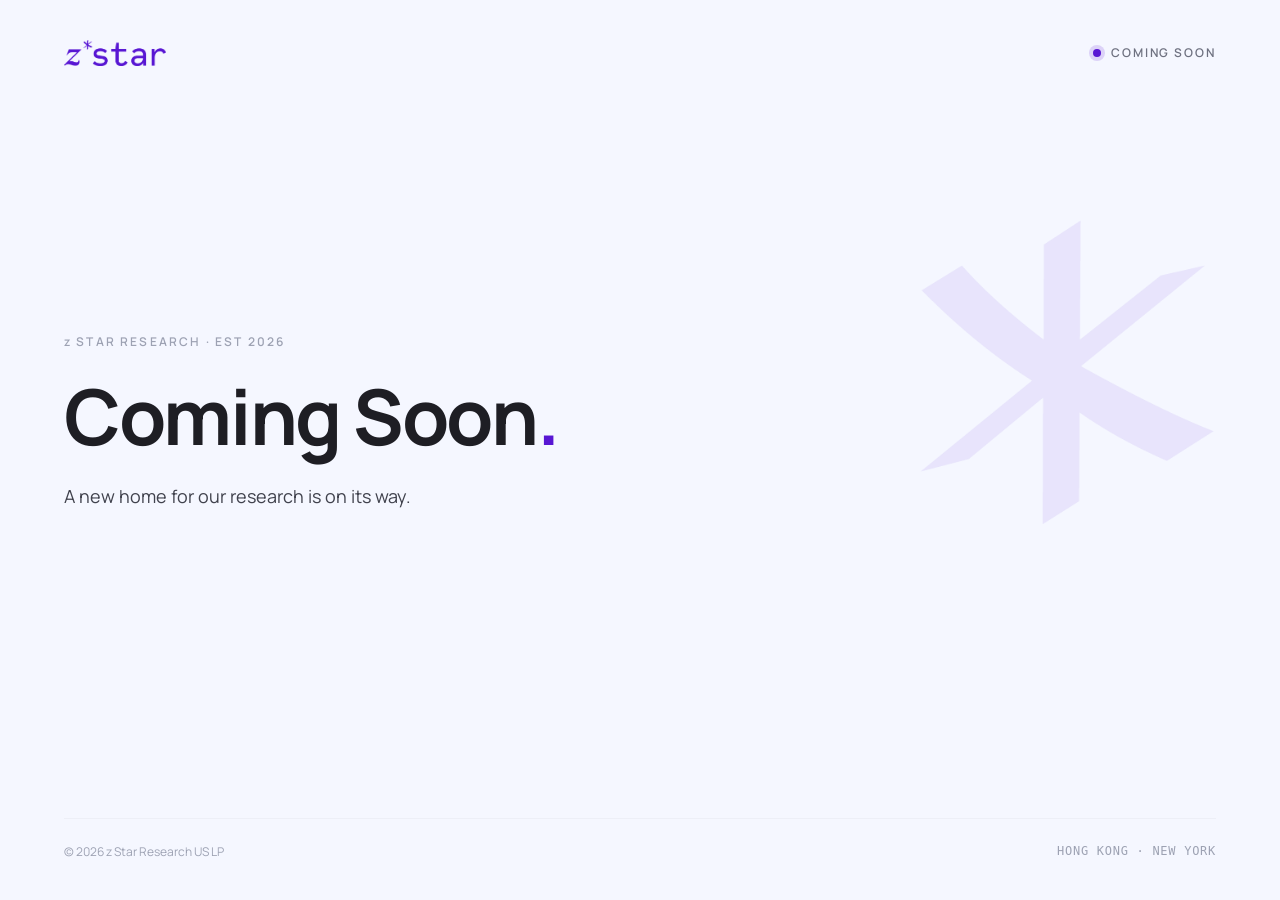
<file: index.html>
<!DOCTYPE html>
<html lang="en"><head>
  <meta charset="utf-8">
  <meta name="viewport" content="width=device-width, initial-scale=1">
  <title>z Star Research</title>
  <meta name="description" content="z Star Research — a new home for our research is on its way.">
  <meta name="author" content="z Star Research US LP">
  <meta name="theme-color" content="#5816D3">
  <link rel="canonical" href="https://zstar.github.io/">

  <meta property="og:type" content="website">
  <meta property="og:site_name" content="z Star Research">
  <meta property="og:title" content="z Star Research">
  <meta property="og:description" content="A new home for our research is on its way.">
  <meta property="og:url" content="https://zstar.github.io/">
  <meta property="og:image" content="https://zstar.github.io/images/wordmark.png">

  <meta name="twitter:card" content="summary">
  <meta name="twitter:title" content="z Star Research">
  <meta name="twitter:description" content="A new home for our research is on its way.">
  <meta name="twitter:image" content="https://zstar.github.io/images/wordmark.png">

  <link rel="icon" href="images/favicon.png">
  <link rel="stylesheet" href="css/styles.css">
  <script src="js/vendor/react.min.js"></script>
  <script src="js/vendor/react-dom.min.js"></script>
  <script src="js/vendor/babel.min.js"></script>
</head>
<body>
  
  <div id="root"></div>

  <script type="text/babel" src="js/Nav.jsx"></script>
  <script type="text/babel" src="js/Hero.jsx"></script>
  <script type="text/babel" src="js/Capabilities.jsx"></script>
  <script type="text/babel" src="js/ResearchStrip.jsx"></script>
  <script type="text/babel" src="js/SplitCTA.jsx"></script>
  <script type="text/babel" src="js/Footer.jsx"></script>
  <script type="text/babel" src="js/ApproachPage.jsx"></script>
  <script type="text/babel" src="js/ResearchPage.jsx"></script>
  <script type="text/babel" src="js/CareersPage.jsx"></script>
  <script type="text/babel" src="js/ComingSoon.jsx"></script>

  <script type="text/babel" data-presets="env,react" src="js/app.jsx"></script>


</body></html>
</file>
<file: css/styles.css>
/* Website-specific styles. Foundations come from colors_and_type.css. */
/* =========================================================================
   Z Star Design System — Foundations
   Colors + Typography tokens. Import this stylesheet anywhere you need the
   brand foundations. Tokens are the source of truth; semantic styles below
   compose them into ready-to-use selectors.
   ========================================================================= */

/* --- Manrope (primary typeface) ---
   Brand book specifies Manrope across Light → ExtraBold.
   Self-hosted from /fonts using the variable wght axis (200..800).
*/
@font-face {
  font-family: "Manrope";
  src: url("../fonts/Manrope-VariableFont_wght.ttf") format("truetype-variations"),
       url("../fonts/Manrope-VariableFont_wght.ttf") format("truetype");
  font-weight: 200 800;
  font-style: normal;
  font-display: swap;
}

:root {
  /* === Primary Colors ============================================= */
  --zs-purple: #5816D3;       /* Primary brand. Single hero color. */
  --zs-paper:  #F5F7FF;       /* Light surface / off-white background. */
  --zs-citrine: #FADF63;      /* Secondary brand. Used as accent / highlight. */

  /* === Grayscale (Brand Book §3) ==================================
     Ordered light → dark, matching the brand book numbering 01–08. */
  --zs-cloud:    #EDEFF7;   /* 01 — lightest neutral, dividers */
  --zs-smoke:    #D3D6E0;   /* 02 — surface tint, soft borders */
  --zs-steel:    #BCBFCC;   /* 03 — disabled, placeholder */
  --zs-space:    #9DA2B3;   /* 04 — secondary metadata */
  --zs-graphite: #6E7180;   /* 05 — supporting body text */
  --zs-arsenic:  #40424D;   /* 06 — strong body, dense data */
  --zs-phantom:  #1E1E24;   /* 07 — primary text, dark surface */
  --zs-black:    #000000;   /* 08 — pure black, reserved */

  /* === Semantic foreground / background =========================== */
  --zs-fg-1: var(--zs-phantom);    /* primary text */
  --zs-fg-2: var(--zs-arsenic);    /* secondary text */
  --zs-fg-3: var(--zs-graphite);   /* supporting text */
  --zs-fg-4: var(--zs-space);      /* metadata / labels */
  --zs-fg-disabled: var(--zs-steel);

  --zs-bg-canvas: #FFFFFF;         /* default page */
  --zs-bg-paper:  var(--zs-paper); /* off-white sections */
  --zs-bg-tint:   var(--zs-cloud); /* card / fill tint */
  --zs-bg-inverse: var(--zs-phantom);

  --zs-border-subtle: var(--zs-cloud);
  --zs-border-default: var(--zs-smoke);
  --zs-border-strong: var(--zs-steel);

  --zs-accent: var(--zs-purple);
  --zs-accent-hover: #4711B3;       /* darker press state */
  --zs-accent-active: #390C94;      /* deeper press state */
  --zs-accent-tint: rgba(88, 22, 211, 0.08); /* selection wash */
  --zs-on-accent: var(--zs-paper);

  --zs-secondary: var(--zs-citrine);
  --zs-secondary-hover: #F5D43E;
  --zs-secondary-active: #E7C633;
  --zs-on-secondary: var(--zs-phantom);

  /* === Type tokens =============================================== */
  --zs-font-sans: "Manrope", "Manrope Fallback", ui-sans-serif, system-ui, -apple-system, "Segoe UI", Roboto, "Helvetica Neue", Arial, sans-serif;
  --zs-font-mono: "JetBrains Mono", ui-monospace, SFMono-Regular, "SF Mono", Menlo, Consolas, monospace;

  /* Brand book §4 — base scale (px) */
  --zs-size-h1: 64px;
  --zs-size-h2: 48px;
  --zs-size-sub1: 32px;
  --zs-size-sub2: 24px;
  --zs-size-p1: 18px;
  --zs-size-p2: 16px;
  --zs-size-small: 14px;
  --zs-size-micro: 12px;

  --zs-weight-light: 300;
  --zs-weight-regular: 400;
  --zs-weight-medium: 500;
  --zs-weight-semibold: 600;
  --zs-weight-bold: 700;
  --zs-weight-extrabold: 800;

  --zs-leading-tight: 1.05;
  --zs-leading-snug: 1.2;
  --zs-leading-normal: 1.45;
  --zs-leading-relaxed: 1.6;

  --zs-tracking-tight: -0.02em;
  --zs-tracking-normal: 0;
  --zs-tracking-wide: 0.02em;
  --zs-tracking-eyebrow: 0.16em;   /* uppercase eyebrows */

  /* === Spacing scale (4px base) =================================== */
  --zs-space-0: 0;
  --zs-space-1: 4px;
  --zs-space-2: 8px;
  --zs-space-3: 12px;
  --zs-space-4: 16px;
  --zs-space-5: 24px;
  --zs-space-6: 32px;
  --zs-space-7: 48px;
  --zs-space-8: 64px;
  --zs-space-9: 96px;
  --zs-space-10: 128px;

  /* === Radii — restrained, geometric =============================== */
  --zs-radius-0: 0;          /* default. Brand book uses sharp corners. */
  --zs-radius-1: 2px;
  --zs-radius-2: 4px;
  --zs-radius-3: 8px;
  --zs-radius-pill: 999px;

  /* === Shadows — minimal, structural =============================== */
  --zs-shadow-0: none;
  --zs-shadow-1: 0 1px 0 0 var(--zs-cloud);
  --zs-shadow-2: 0 1px 2px rgba(30, 30, 36, 0.04), 0 1px 1px rgba(30, 30, 36, 0.02);
  --zs-shadow-3: 0 8px 24px rgba(30, 30, 36, 0.06), 0 1px 2px rgba(30, 30, 36, 0.04);
  --zs-shadow-focus: 0 0 0 3px rgba(88, 22, 211, 0.24);

  /* === Motion ===================================================== */
  --zs-ease: cubic-bezier(0.2, 0.6, 0.2, 1);
  --zs-ease-out: cubic-bezier(0.16, 1, 0.3, 1);
  --zs-dur-fast: 120ms;
  --zs-dur-base: 200ms;
  --zs-dur-slow: 360ms;
}

/* ===========================================================
   Semantic typography classes
   =========================================================== */

html { font-family: var(--zs-font-sans); }
body {
  font-family: var(--zs-font-sans);
  font-size: var(--zs-size-p2);
  line-height: var(--zs-leading-normal);
  color: var(--zs-fg-1);
  background: var(--zs-bg-canvas);
  font-feature-settings: "ss01" 1, "ss02" 1, "cv11" 1;
  -webkit-font-smoothing: antialiased;
  text-rendering: optimizeLegibility;
}

.zs-h1, h1.zs {
  font-family: var(--zs-font-sans);
  font-size: var(--zs-size-h1);
  font-weight: var(--zs-weight-extrabold);
  line-height: var(--zs-leading-tight);
  letter-spacing: var(--zs-tracking-tight);
  color: var(--zs-fg-1);
}
.zs-h2, h2.zs {
  font-size: var(--zs-size-h2);
  font-weight: var(--zs-weight-bold);
  line-height: var(--zs-leading-tight);
  letter-spacing: var(--zs-tracking-tight);
  color: var(--zs-fg-1);
}
.zs-sub1, h3.zs {
  font-size: var(--zs-size-sub1);
  font-weight: var(--zs-weight-semibold);
  line-height: var(--zs-leading-snug);
  letter-spacing: -0.01em;
  color: var(--zs-fg-1);
}
.zs-sub2, h4.zs {
  font-size: var(--zs-size-sub2);
  font-weight: var(--zs-weight-semibold);
  line-height: var(--zs-leading-snug);
  color: var(--zs-fg-1);
}
.zs-p1 {
  font-size: var(--zs-size-p1);
  font-weight: var(--zs-weight-regular);
  line-height: var(--zs-leading-relaxed);
  color: var(--zs-fg-2);
}
.zs-p2, p.zs {
  font-size: var(--zs-size-p2);
  font-weight: var(--zs-weight-regular);
  line-height: var(--zs-leading-normal);
  color: var(--zs-fg-2);
}
.zs-small { font-size: var(--zs-size-small); color: var(--zs-fg-3); line-height: var(--zs-leading-normal); }
.zs-micro {
  font-size: var(--zs-size-micro);
  font-weight: var(--zs-weight-semibold);
  color: var(--zs-fg-4);
  text-transform: uppercase;
  letter-spacing: var(--zs-tracking-eyebrow);
}
.zs-mono { font-family: var(--zs-font-mono); font-feature-settings: "tnum" 1; }

/* Eyebrow label, used to introduce sections — the brand book uses these
   numbered eyebrows (e.g. "01  Overview"). */
.zs-eyebrow {
  font-size: var(--zs-size-micro);
  letter-spacing: var(--zs-tracking-eyebrow);
  text-transform: uppercase;
  color: var(--zs-fg-3);
  font-weight: var(--zs-weight-semibold);
}


* { box-sizing: border-box; }
html, body { margin: 0; padding: 0; background: var(--zs-bg-canvas); color: var(--zs-fg-1); font-family: var(--zs-font-sans); }
img { display: block; }
a { color: inherit; text-decoration: none; }
button { font-family: inherit; cursor: pointer; }

/* === layout === */
.zsw-page { min-height: 100vh; display: flex; flex-direction: column; }
.zsw-main { flex: 1; }
.zsw-wrap { max-width: 1280px; margin: 0 auto; padding: 0 64px; }
@media (max-width: 800px) { .zsw-wrap { padding: 0 24px; } }

/* === nav === */
.zsw-nav {
  display: flex; align-items: center; justify-content: space-between;
  padding: 22px 64px;
  border-bottom: 1px solid var(--zs-cloud);
  background: rgba(255,255,255,0.92);
  position: sticky; top: 0; z-index: 10;
  backdrop-filter: saturate(140%);
}
.zsw-nav .brand { display: flex; align-items: center; gap: 10px; }
.zsw-nav .brand img { height: 22px; }
.zsw-nav .links { display: flex; gap: 28px; align-items: center; }
.zsw-nav .links a { font-size: 14px; font-weight: 500; color: var(--zs-fg-2); transition: color 160ms; padding: 6px 0; position: relative; cursor: pointer; }
.zsw-nav .links a:hover { color: var(--zs-fg-1); }
.zsw-nav .links a.active { color: var(--zs-fg-1); }
.zsw-nav .links a.active::after {
  content: ""; position: absolute; left: 0; right: 0; bottom: -23px; height: 2px; background: var(--zs-purple);
}

/* === button === */
.zsw-btn {
  font-family: var(--zs-font-sans); font-weight: 600; font-size: 14px;
  padding: 11px 20px; border-radius: 2px; border: 1px solid transparent;
  transition: background 180ms var(--zs-ease), color 180ms, border-color 180ms;
  display: inline-flex; align-items: center; gap: 8px; line-height: 1;
}
.zsw-btn.primary { background: var(--zs-purple); color: var(--zs-paper); }
.zsw-btn.primary:hover { background: var(--zs-accent-hover); }
.zsw-btn.primary:active { background: var(--zs-accent-active); }
.zsw-btn.secondary { background: var(--zs-citrine); color: var(--zs-phantom); }
.zsw-btn.secondary:hover { background: var(--zs-secondary-hover); }
.zsw-btn.secondary:active { background: var(--zs-secondary-active); }
.zsw-btn.outline { background: transparent; color: var(--zs-phantom); border-color: var(--zs-phantom); }
.zsw-btn.outline:hover { background: var(--zs-phantom); color: var(--zs-paper); }
.zsw-btn.ghost { background: transparent; color: var(--zs-purple); padding: 11px 4px; }
.zsw-btn.ghost:hover { color: var(--zs-accent-hover); }
.zsw-btn.lg { padding: 14px 24px; font-size: 15px; }
.zsw-btn .arr { transition: transform 180ms var(--zs-ease); }
.zsw-btn:hover .arr { transform: translateX(3px); }
.zsw-btn.inverse { background: var(--zs-paper); color: var(--zs-phantom); }
.zsw-btn.inverse:hover { background: #fff; }

/* === hero === */
.zsw-hero { padding: 120px 0 96px; }
.zsw-hero .eyebrow { color: var(--zs-fg-3); font-size: 12px; letter-spacing: 0.16em; text-transform: uppercase; font-weight: 600; margin-bottom: 28px; }
.zsw-hero h1 {
  font-size: clamp(48px, 7vw, 96px); font-weight: 800; letter-spacing: -0.03em;
  line-height: 0.98; margin: 0 0 36px; max-width: 14ch; color: var(--zs-fg-1);
}
.zsw-hero h1 .ast { color: var(--zs-purple); font-weight: 800; }
.zsw-hero .lede { font-size: 20px; line-height: 1.5; color: var(--zs-fg-2); max-width: 56ch; margin: 0 0 40px; }
.zsw-hero .cta-row { display: flex; gap: 14px; align-items: center; }
.zsw-hero .ticker {
  margin-top: 88px; padding-top: 28px; border-top: 1px solid var(--zs-cloud);
  display: grid; grid-template-columns: repeat(4, 1fr); gap: 32px;
}

/* === stat block === */
.zsw-stat .num { font-size: 40px; font-weight: 700; letter-spacing: -0.025em; line-height: 1; font-feature-settings: "tnum" 1; color: var(--zs-fg-1); }
.zsw-stat .lab { font-size: 12px; letter-spacing: 0.14em; text-transform: uppercase; font-weight: 600; color: var(--zs-fg-4); margin-top: 8px; }

/* === capability tiles === */
.zsw-section { padding: 96px 0; }
.zsw-section .section-eyebrow { color: var(--zs-fg-4); font-size: 12px; letter-spacing: 0.16em; text-transform: uppercase; font-weight: 600; margin-bottom: 16px; display: flex; align-items: center; gap: 12px; }
.zsw-section .section-eyebrow .num { color: var(--zs-purple); font-family: var(--zs-font-mono); }
.zsw-section h2 { font-size: 48px; font-weight: 700; letter-spacing: -0.025em; line-height: 1.05; margin: 0 0 56px; max-width: 18ch; }
.zsw-tiles { display: grid; grid-template-columns: repeat(3, 1fr); gap: 1px; background: var(--zs-cloud); border-top: 1px solid var(--zs-cloud); border-bottom: 1px solid var(--zs-cloud); }
.zsw-tile { background: #fff; padding: 36px 32px 40px; display: flex; flex-direction: column; gap: 12px; min-height: 260px; cursor: default; transition: background 180ms; }
.zsw-tile:hover { background: var(--zs-bg-paper); }
.zsw-tile .idx { font-family: var(--zs-font-mono); font-size: 12px; color: var(--zs-purple); font-weight: 600; }
.zsw-tile h3 { font-size: 22px; font-weight: 600; letter-spacing: -0.01em; line-height: 1.2; margin: 8px 0 6px; }
.zsw-tile p { font-size: 15px; color: var(--zs-fg-3); line-height: 1.55; margin: 0; max-width: 36ch; }
.zsw-tile .lk { margin-top: auto; padding-top: 24px; font-size: 13px; font-weight: 600; color: var(--zs-purple); display: inline-flex; gap: 6px; align-items: center; }

/* === research row === */
.zsw-research { padding: 96px 0; background: var(--zs-bg-paper); }
.zsw-research-list { display: flex; flex-direction: column; border-top: 1px solid var(--zs-smoke); }
.zsw-research-row {
  display: grid; grid-template-columns: 120px 1fr 200px 80px;
  padding: 28px 0; gap: 24px; align-items: baseline;
  border-bottom: 1px solid var(--zs-smoke);
  cursor: pointer; transition: padding 180ms var(--zs-ease);
}
.zsw-research-row:hover { padding-left: 8px; }
.zsw-research-row .date { font-family: var(--zs-font-mono); font-size: 13px; color: var(--zs-fg-4); font-feature-settings: "tnum" 1; }
.zsw-research-row .title { font-size: 22px; font-weight: 600; letter-spacing: -0.01em; line-height: 1.25; color: var(--zs-fg-1); }
.zsw-research-row .tags { display: flex; gap: 6px; flex-wrap: wrap; }
.zsw-research-row .tag { font-family: var(--zs-font-mono); font-size: 11px; padding: 3px 8px; border: 1px solid var(--zs-smoke); color: var(--zs-fg-3); background: #fff; }
.zsw-research-row .arr { color: var(--zs-fg-3); font-size: 18px; transition: color 180ms, transform 180ms var(--zs-ease); justify-self: end; }
.zsw-research-row:hover .arr { color: var(--zs-purple); transform: translateX(4px); }

/* === split CTA === */
.zsw-split { display: grid; grid-template-columns: 1fr 1fr; min-height: 380px; }
.zsw-split .pane { padding: 56px 56px 48px; display: flex; flex-direction: column; gap: 12px; }
.zsw-split .pane.purple { background: var(--zs-purple); color: var(--zs-paper); }
.zsw-split .pane.dark { background: var(--zs-phantom); color: var(--zs-paper); }
.zsw-split .pane .eyebrow { font-size: 12px; letter-spacing: 0.16em; text-transform: uppercase; font-weight: 600; opacity: 0.7; }
.zsw-split .pane h3 { font-size: 36px; font-weight: 700; letter-spacing: -0.02em; line-height: 1.05; margin: 4px 0 12px; max-width: 14ch; }
.zsw-split .pane p { font-size: 15px; line-height: 1.55; max-width: 38ch; margin: 0 0 32px; opacity: 0.85; }
.zsw-split .pane .cta { margin-top: auto; }

/* === footer === */
.zsw-footer { background: var(--zs-phantom); color: var(--zs-paper); padding: 80px 0 40px; margin-top: 0; }
.zsw-footer .grid { display: grid; grid-template-columns: 2fr 1fr 1fr 1fr; gap: 56px; padding-bottom: 56px; border-bottom: 1px solid #2C2C33; }
.zsw-footer .grid img { height: 32px; margin-bottom: 20px; }
.zsw-footer .grid .desc { font-size: 13px; color: var(--zs-space); line-height: 1.6; max-width: 32ch; }
.zsw-footer .col h5 { font-size: 11px; letter-spacing: 0.16em; text-transform: uppercase; color: var(--zs-space); font-weight: 600; margin: 0 0 18px; }
.zsw-footer .col a { display: block; font-size: 14px; color: var(--zs-paper); padding: 6px 0; opacity: 0.9; transition: opacity 160ms; }
.zsw-footer .col a:hover { opacity: 1; color: var(--zs-paper); }
.zsw-footer .fine { padding-top: 24px; display: flex; justify-content: space-between; font-size: 12px; color: var(--zs-space); }
.zsw-footer .fine span { font-family: var(--zs-font-mono); }

/* === editorial (Approach) === */
.zsw-edit { padding: 96px 0 120px; }
.zsw-edit .head { display: grid; grid-template-columns: 1fr 2fr; gap: 64px; margin-bottom: 64px; }
.zsw-edit .head .eyebrow { color: var(--zs-fg-4); font-size: 12px; letter-spacing: 0.16em; text-transform: uppercase; font-weight: 600; }
.zsw-edit .head .eyebrow .num { color: var(--zs-purple); margin-right: 12px; font-family: var(--zs-font-mono); }
.zsw-edit .head h1 { font-size: 64px; font-weight: 700; letter-spacing: -0.025em; line-height: 1; margin: 8px 0 0; }
.zsw-edit .body { display: grid; grid-template-columns: 1fr 2fr; gap: 64px; }
.zsw-edit .body .label { font-family: var(--zs-font-mono); font-size: 12px; color: var(--zs-purple); }
.zsw-edit .body p { font-size: 18px; line-height: 1.65; color: var(--zs-fg-2); margin: 0 0 24px; max-width: 60ch; }
.zsw-edit .body p.lead { font-size: 24px; line-height: 1.4; color: var(--zs-fg-1); font-weight: 500; letter-spacing: -0.01em; }
.zsw-edit .pullquote { font-size: 36px; font-weight: 600; letter-spacing: -0.02em; line-height: 1.15; color: var(--zs-fg-1); margin: 48px 0; padding-left: 24px; border-left: 2px solid var(--zs-purple); max-width: 28ch; }

/* === research index === */
.zsw-rindex { padding: 64px 0 120px; }
.zsw-rindex .filters { display: flex; gap: 10px; flex-wrap: wrap; margin: 32px 0 16px; }
.zsw-rindex .filter { font-size: 13px; font-weight: 500; padding: 7px 14px; border: 1px solid var(--zs-smoke); border-radius: 999px; background: #fff; color: var(--zs-fg-2); cursor: pointer; transition: all 160ms; }
.zsw-rindex .filter:hover { border-color: var(--zs-phantom); }
.zsw-rindex .filter.on { background: var(--zs-phantom); color: var(--zs-paper); border-color: var(--zs-phantom); }
.zsw-rindex h1 { font-size: 72px; font-weight: 800; letter-spacing: -0.03em; line-height: 1; margin: 32px 0 0; }

/* === careers === */
.zsw-careers { padding: 96px 0 120px; }
.zsw-roles { border-top: 1px solid var(--zs-smoke); margin-top: 56px; }
.zsw-role {
  display: grid; grid-template-columns: 1.5fr 1fr 1fr 60px; gap: 20px; align-items: center;
  padding: 24px 0; border-bottom: 1px solid var(--zs-smoke); cursor: pointer;
  transition: padding 180ms var(--zs-ease);
}
.zsw-role:hover { padding-left: 6px; }
.zsw-role .ttl { font-size: 20px; font-weight: 600; letter-spacing: -0.01em; }
.zsw-role .meta { color: var(--zs-fg-3); font-size: 14px; }
.zsw-role .arr { justify-self: end; color: var(--zs-fg-3); font-size: 18px; transition: color 180ms, transform 180ms var(--zs-ease); }
.zsw-role:hover .arr { color: var(--zs-purple); transform: translateX(4px); }

/* asterisk graphic — uses the logo's actual asterisk glyph.
   Set width/height inline; the text inside is hidden. */
.zsw-aster {
  position: absolute;
  background-image: url("../images/asterisk.png");
  background-repeat: no-repeat;
  background-size: contain;
  background-position: center;
  opacity: 0.06;
  pointer-events: none;
  user-select: none;
  font-size: 0;
  color: transparent;
}

/* =============================================================
   Coming-soon landing
   ============================================================= */
.zsw-coming {
  min-height: 100vh;
  background: var(--zs-bg-paper);
  display: grid;
  grid-template-rows: auto 1fr auto;
  padding: 40px 64px;
  position: relative;
  overflow: hidden;
}
.zsw-coming::before {
  content: "";
  position: absolute;
  background-image: url("../images/asterisk.png");
  background-repeat: no-repeat;
  background-size: contain;
  width: 360px; height: 360px;
  right: 32px; top: 220px;
  opacity: 0.08;
  pointer-events: none;
}
.zsw-coming-top {
  display: flex; align-items: center; justify-content: space-between;
}
.zsw-coming-top img.zsw-coming-wordmark,
.zsw-coming-top .zsw-coming-wordmark {
  display: block;
  height: 26px;
  width: 110px;
  background-image: url("../images/wordmark.png");
  background-size: contain;
  background-repeat: no-repeat;
  background-position: left center;
}
.zsw-coming-status {
  font-size: 12px; font-weight: 600; color: var(--zs-fg-3);
  letter-spacing: 0.16em; text-transform: uppercase;
  display: inline-flex; align-items: center; gap: 10px;
}
.zsw-coming-status .dot {
  width: 8px; height: 8px; border-radius: 50%; background: var(--zs-purple);
  box-shadow: 0 0 0 4px rgba(88,22,211,0.16);
  animation: zsw-pulse 2.4s ease-in-out infinite;
}
@keyframes zsw-pulse {
  0%, 100% { box-shadow: 0 0 0 4px rgba(88,22,211,0.16); }
  50%      { box-shadow: 0 0 0 8px rgba(88,22,211,0.04); }
}

.zsw-coming-center {
  display: flex; flex-direction: column; justify-content: center;
  max-width: 720px; padding: 56px 0;
}
.zsw-coming-eyebrow {
  font-size: 12px; font-weight: 600; letter-spacing: 0.18em;
  text-transform: uppercase; color: var(--zs-fg-4);
  margin-bottom: 28px;
}
.zsw-coming-eyebrow .lc { text-transform: none; }
.zsw-coming-h1 {
  font-size: clamp(48px, 6vw, 88px);
  font-weight: 700; letter-spacing: -0.03em; line-height: 1;
  margin: 0 0 28px; color: var(--zs-fg-1); max-width: 16ch;
}
.zsw-coming-h1 .ast { color: var(--zs-purple); }
.zsw-coming-lede {
  font-size: 18px; line-height: 1.55; color: var(--zs-fg-2);
  max-width: 52ch; margin: 0 0 40px;
}

/* === contact form ============================================== */
.zsw-coming-form-stack {
  display: flex; flex-direction: column; gap: 12px; max-width: 560px;
}
.zsw-coming-row.two {
  display: grid;
  grid-template-columns: 1fr 200px;
  gap: 10px;
}
.zsw-coming-hint {
  font-size: 11px; letter-spacing: 0.06em;
  color: var(--zs-fg-4); padding-left: 2px;
}
.zsw-coming-hint kbd {
  font-family: var(--zs-font-mono); font-size: 10px;
  padding: 1px 6px; border: 1px solid var(--zs-smoke);
  border-radius: 2px; background: #fff;
  color: var(--zs-fg-2);
}
.zsw-field {
  display: flex; flex-direction: column; gap: 4px;
  background: transparent;
}
.zsw-field-lab {
  font-size: 10px; font-weight: 600; letter-spacing: 0.18em;
  text-transform: uppercase; color: var(--zs-fg-4);
  padding-left: 2px;
}
.zsw-field-lab em {
  font-style: normal; color: var(--zs-steel); margin: 0 4px;
}
.zsw-field input,
.zsw-field textarea {
  font: inherit; font-size: 15px;
  padding: 11px 12px;
  border: 1px solid var(--zs-smoke);
  background: #ffffff;
  border-radius: 2px;
  color: var(--zs-fg-1);
  outline: 0;
  resize: vertical;
  transition: border-color 180ms var(--zs-ease), box-shadow 180ms;
}
.zsw-field input::placeholder,
.zsw-field textarea::placeholder { color: var(--zs-steel); }
.zsw-field input:focus,
.zsw-field textarea:focus {
  border-color: var(--zs-purple);
  box-shadow: 0 0 0 3px rgba(88,22,211,0.16);
}
.zsw-coming-captcha {
  display: grid;
  grid-template-columns: 1fr 92px auto;
  gap: 8px;
  align-items: stretch;
}
.zsw-coming-captcha label {
  display: flex; flex-direction: column; gap: 4px;
  padding: 10px 14px;
  border: 1px solid var(--zs-smoke);
  background: #ffffff;
  border-radius: 2px;
  user-select: none;
}
.zsw-coming-captcha-eyebrow {
  font-size: 10px; font-weight: 600; letter-spacing: 0.18em;
  text-transform: uppercase; color: var(--zs-fg-4);
}
.zsw-coming-captcha-q {
  font-size: 15px; color: var(--zs-fg-1); font-feature-settings: "tnum" 1;
}
.zsw-coming-captcha-q strong {
  font-weight: 700; color: var(--zs-purple);
  font-family: var(--zs-font-mono);
  font-size: 16px;
  padding: 0 2px;
}
.zsw-coming-captcha input {
  font: inherit; font-size: 18px; font-weight: 600;
  text-align: center;
  border: 1px solid var(--zs-smoke);
  background: #ffffff;
  border-radius: 2px; outline: 0;
  color: var(--zs-fg-1);
  font-feature-settings: "tnum" 1;
  transition: border-color 180ms var(--zs-ease), box-shadow 180ms;
}
.zsw-coming-captcha input::placeholder {
  color: var(--zs-steel); font-weight: 500;
}
.zsw-coming-captcha input:focus {
  border-color: var(--zs-purple);
  box-shadow: 0 0 0 3px rgba(88,22,211,0.16);
}
.zsw-coming-captcha input[aria-invalid="true"] {
  border-color: #B3261E;
  box-shadow: 0 0 0 3px rgba(179,38,30,0.14);
}
.zsw-coming-captcha .zsw-btn { white-space: nowrap; }
.zsw-coming-err {
  font-size: 13px; color: #B3261E;
  padding: 4px 2px 0;
}
.zsw-coming-err {
  font-size: 13px; color: #B3261E;
  padding: 4px 2px 0;
}

.zsw-coming-ok {
  display: inline-flex; align-items: center; gap: 10px;
  font-size: 15px; color: var(--zs-fg-2);
  padding: 14px 16px; background: rgba(88,22,211,0.06);
  border: 1px solid rgba(88,22,211,0.18); max-width: 460px;
}
.zsw-coming-ok .check {
  display: inline-flex; align-items: center; justify-content: center;
  width: 24px; height: 24px; border-radius: 50%;
  background: var(--zs-purple); color: var(--zs-paper);
  font-size: 13px; font-weight: 700;
}

.zsw-coming-foot {
  display: flex; align-items: center; justify-content: space-between;
  font-size: 12px; color: var(--zs-fg-4);
  padding-top: 24px;
  border-top: 1px solid var(--zs-cloud);
}
.zsw-coming-foot .zs-mono {
  font-family: var(--zs-font-mono); letter-spacing: 0.06em;
  text-transform: uppercase;
}
</file>
